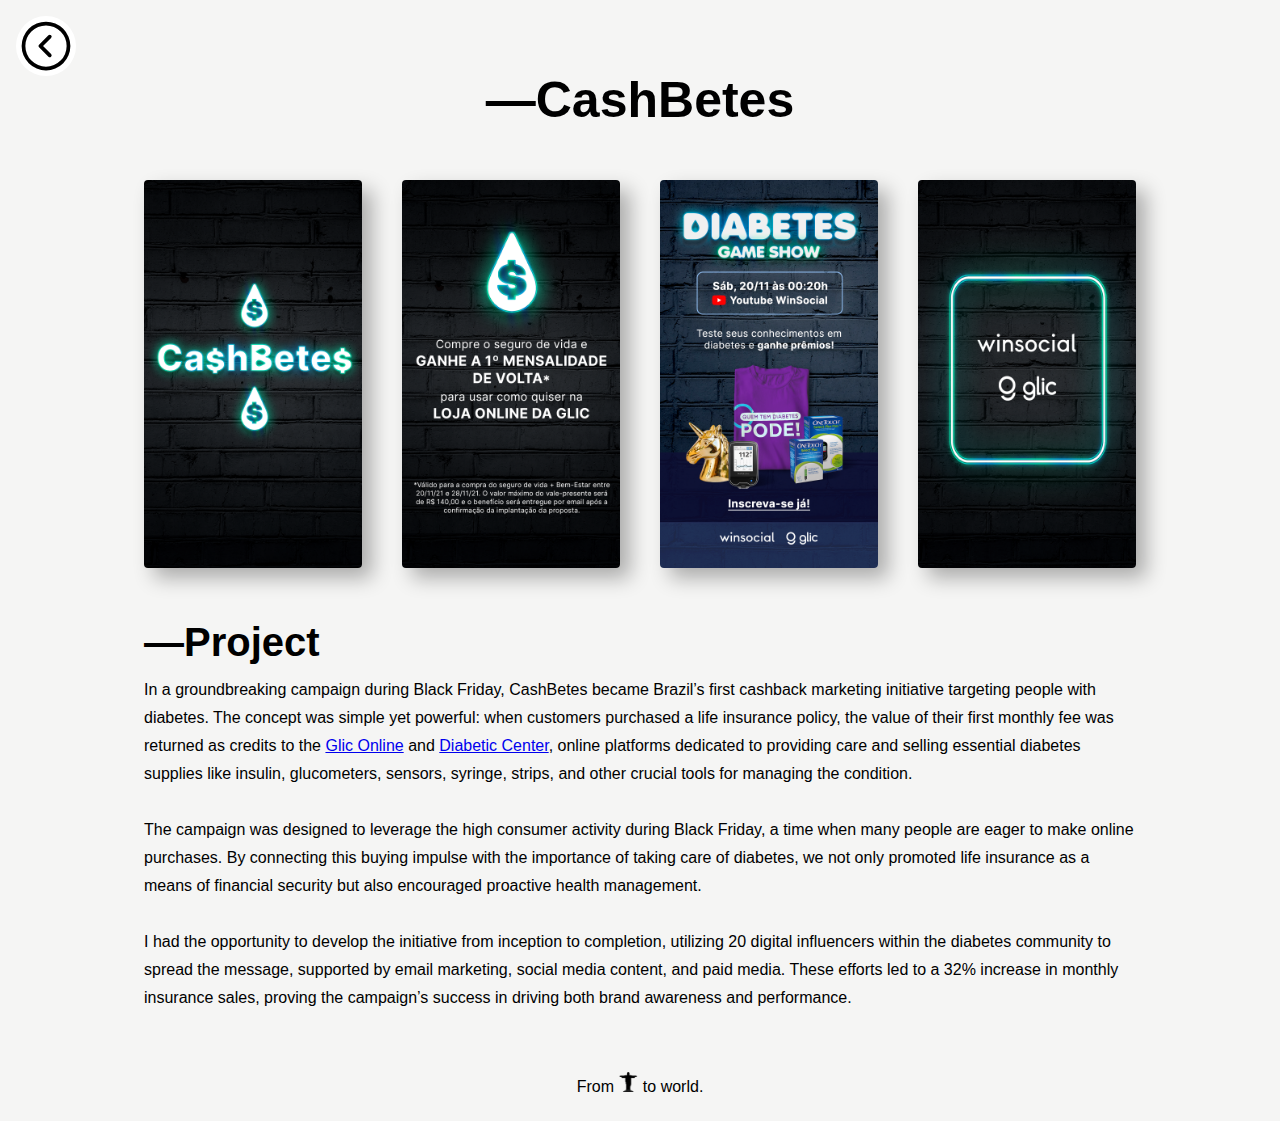
<file: src/pages/cashbetes.html>
<!DOCTYPE html>
<html lang="en">
  <head>
    <meta charset="UTF-8" />
    <meta name="viewport" content="width=device-width, initial-scale=1.0" />
    <title>Brenno Eudes Developer</title>

    <link rel="stylesheet" href="./ptw.css" />
  </head>
  <body>
    <div class="app-subpage">
      <button id="back-btn">
        <a href="../../index.html">
          <img src="../../assets/caret-circle-left.svg" alt="back icon" />
        </a>
      </button>
      <div class="subpage-title">
        <h1>—CashBetes</h1>
      </div>
      <div class="subpage-carrossel">
        <img src="../../assets/images/cashbetes-1.png" alt="cashbetes 1" />
        <img src="../../assets/images/cashbetes-2.png" alt="cashbetes 2" />
        <img src="../../assets/images/cashbetes-4.png" alt="cashbetes 4" />
        <img src="../../assets/images/cashbetes-3.png" alt="cashbetes 3" />
      </div>
      <div class="subpage-content">
        <h2>—Project</h2>
        <p>
          In a groundbreaking campaign during Black Friday, CashBetes became
          Brazil’s first cashback marketing initiative targeting people with
          diabetes. The concept was simple yet powerful: when customers
          purchased a life insurance policy, the value of their first monthly
          fee was returned as credits to the
          <a href="https://gliconline.net/" target="_blank"> Glic Online</a> and
          <a href="https://www.diabetescenter.com.br/" target="_blank">
            Diabetic Center</a
          >, online platforms dedicated to providing care and selling essential
          diabetes supplies like insulin, glucometers, sensors, syringe, strips,
          and other crucial tools for managing the condition. <br /><br />
          The campaign was designed to leverage the high consumer activity
          during Black Friday, a time when many people are eager to make online
          purchases. By connecting this buying impulse with the importance of
          taking care of diabetes, we not only promoted life insurance as a
          means of financial security but also encouraged proactive health
          management.
          <br /><br />
          I had the opportunity to develop the initiative from inception to
          completion, utilizing 20 digital influencers within the diabetes
          community to spread the message, supported by email marketing, social
          media content, and paid media. These efforts led to a 32% increase in
          monthly insurance sales, proving the campaign’s success in driving
          both brand awareness and performance.
        </p>
      </div>
      <footer>
        From
        <img
          src="../../assets/christ-redeemer-icon-light-mode.png"
          alt="christ-redeemer-icon"
        />
        to world.
      </footer>
    </div>
  </body>
</html>
</file>
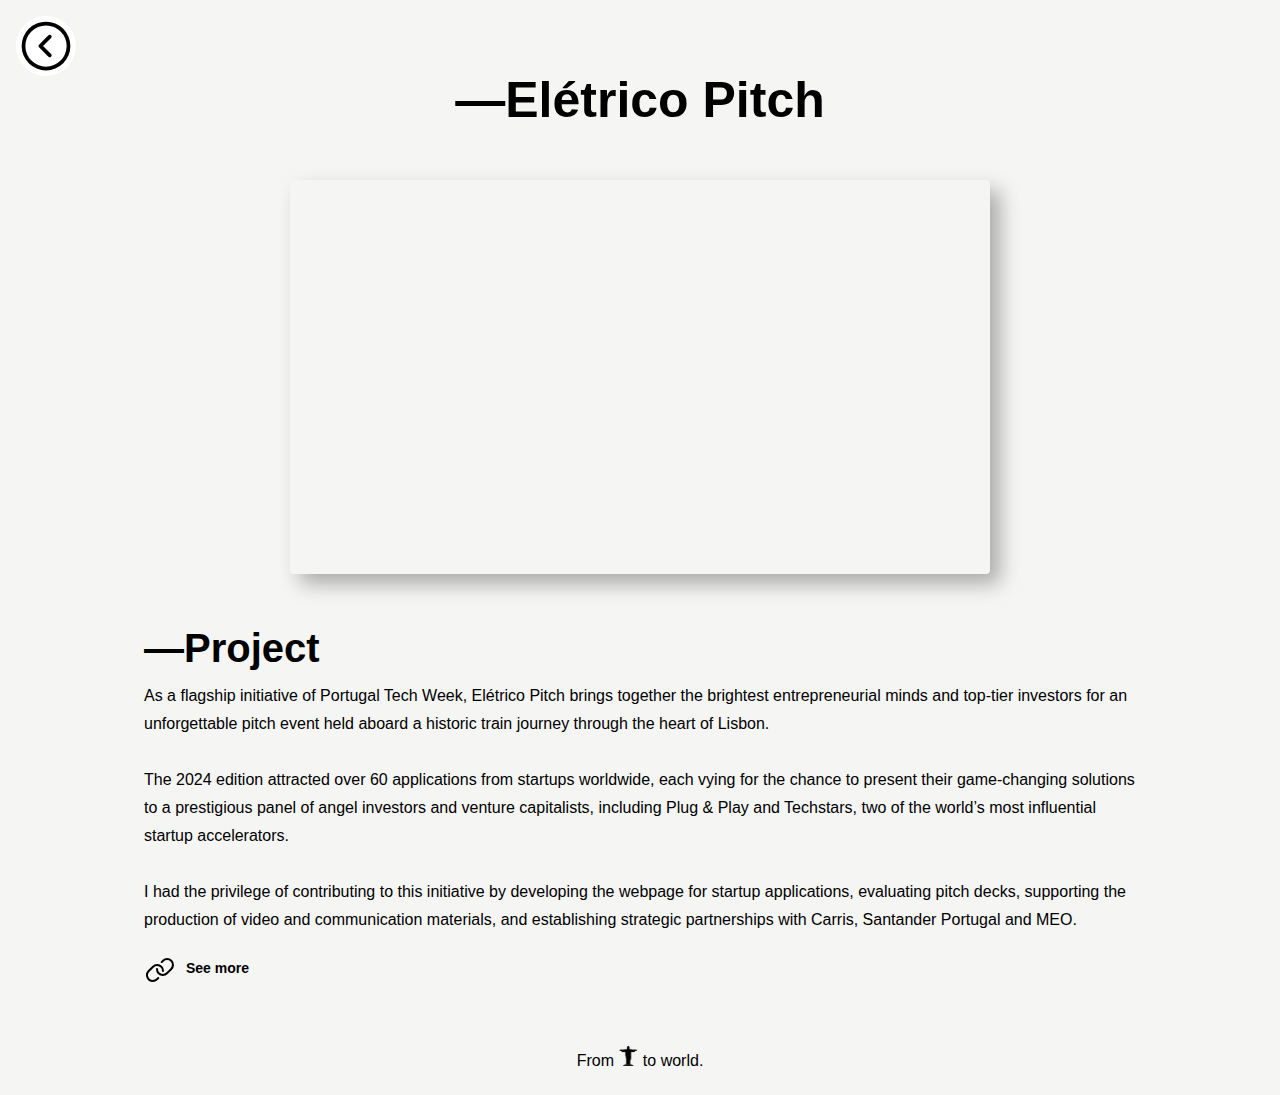
<file: src/pages/eletrico-pitch.html>
<!DOCTYPE html>
<html lang="en">
  <head>
    <meta charset="UTF-8" />
    <meta name="viewport" content="width=device-width, initial-scale=1.0" />
    <title>Brenno Eudes Developer</title>

    <link rel="stylesheet" href="./ptw.css" />
  </head>
  <body>
    <div class="app-subpage">
      <button id="back-btn">
        <a href="../../index.html">
          <img src="../../assets/caret-circle-left.svg" alt="back icon" />
        </a>
      </button>
      <div class="subpage-title">
        <h1>—Elétrico Pitch</h1>
      </div>
      <div class="video-container">
        <iframe
          src="https://www.youtube.com/embed/w8IqDXVs-_o"
          title="Elétrico Pitch 2024"
          frameborder="0"
          allow="accelerometer; autoplay; clipboard-write; encrypted-media; gyroscope; picture-in-picture; web-share"
          allowfullscreen
        >
        </iframe>
      </div>
      <div class="subpage-content">
        <h2>—Project</h2>
        <p>
          As a flagship initiative of Portugal Tech Week, Elétrico Pitch brings
          together the brightest entrepreneurial minds and top-tier investors
          for an unforgettable pitch event held aboard a historic train journey
          through the heart of Lisbon.
          <br /><br />
          The 2024 edition attracted over 60 applications from startups
          worldwide, each vying for the chance to present their game-changing
          solutions to a prestigious panel of angel investors and venture
          capitalists, including Plug & Play and Techstars, two of the world’s
          most influential startup accelerators.
          <br /><br />
          I had the privilege of contributing to this initiative by developing
          the webpage for startup applications, evaluating pitch decks,
          supporting the production of video and communication materials, and
          establishing strategic partnerships with Carris, Santander Portugal and MEO.
        </p>
        <div class="external-site">
          <img src="../../assets/link.svg" alt="link icon" />
          <a
            href="https://portugaltechweek.com/eletrico-pitch/"
            target="_blank"
          >
            <p>See more</p>
          </a>
        </div>
      </div>

      <footer>
        From
        <img
          src="../../assets/christ-redeemer-icon-light-mode.png"
          alt="christ-redeemer-icon"
        />
        to world.
      </footer>
    </div>
  </body>
</html>
</file>
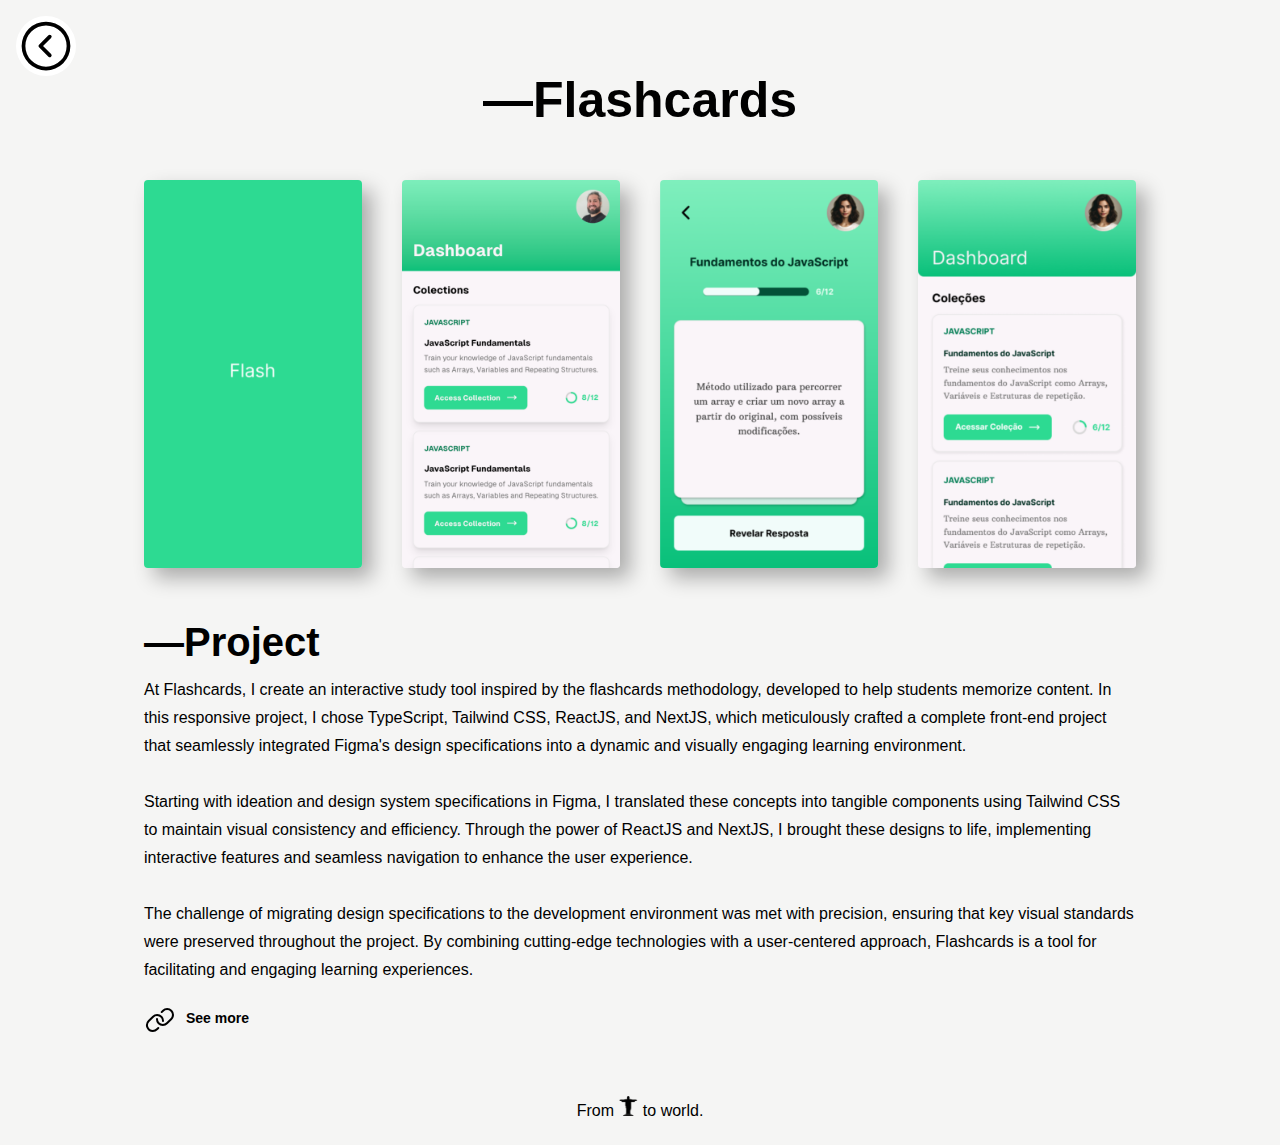
<file: src/pages/flash.html>
<!DOCTYPE html>
<html lang="en">
  <head>
    <meta charset="UTF-8" />
    <meta name="viewport" content="width=device-width, initial-scale=1.0" />
    <title>Brenno Eudes Developer</title>

    <link rel="stylesheet" href="./ptw.css" />
  </head>
  <body>
    <div class="app-subpage">
      <button id="back-btn">
        <a href="../../index.html">
          <img src="../../assets/caret-circle-left.svg" alt="back icon" />
        </a>
      </button>
      <div class="subpage-title">
        <h1>—Flashcards</h1>
      </div>
      <div class="subpage-carrossel">
        <img src="../../assets/images/flash-1.png" alt="Flashcards 1" />
        <img src="../../assets/images/flash-4.png" alt="Flashcards 4" />
        <img src="../../assets/images/flash-3.png" alt="Flashcards 3" />
        <img src="../../assets/images/flash-2.png" alt="Flashcards 2" />
      </div>
      <div class="subpage-content">
        <h2>—Project</h2>
        <p>
          At Flashcards, I create an interactive study tool inspired by the
          flashcards methodology, developed to help students memorize content.
          In this responsive project, I chose TypeScript, Tailwind CSS, ReactJS,
          and NextJS, which meticulously crafted a complete front-end project
          that seamlessly integrated Figma's design specifications into a
          dynamic and visually engaging learning environment.
          <br /><br />
          Starting with ideation and design system specifications in Figma, I
          translated these concepts into tangible components using Tailwind CSS
          to maintain visual consistency and efficiency. Through the power of
          ReactJS and NextJS, I brought these designs to life, implementing
          interactive features and seamless navigation to enhance the user
          experience.
          <br /><br />
          The challenge of migrating design specifications to the development
          environment was met with precision, ensuring that key visual standards
          were preserved throughout the project. By combining cutting-edge
          technologies with a user-centered approach, Flashcards is a tool for
          facilitating and engaging learning experiences.
        </p>
        <div class="external-site">
          <img src="../../assets/link.svg" alt="link icon" />
          <a href="https://github.com/brennoEudes/flash" target="_blank">
            <p>See more</p>
          </a>
        </div>
      </div>

      <footer>
        From
        <img
          src="../../assets/christ-redeemer-icon-light-mode.png"
          alt="christ-redeemer-icon"
        />
        to world.
      </footer>
    </div>
  </body>
</html>
</file>
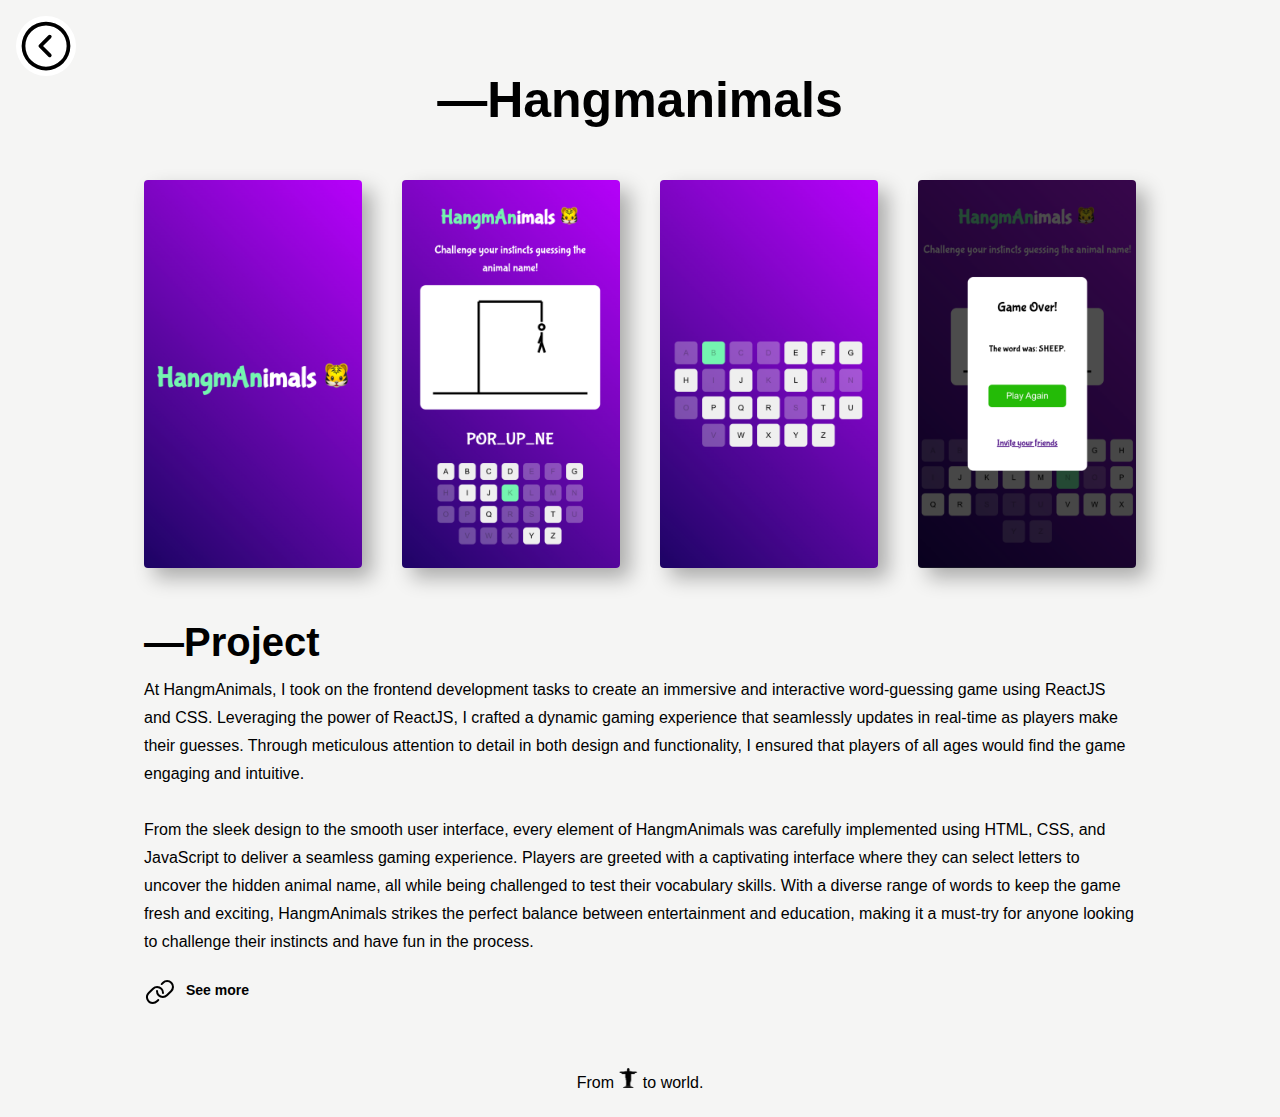
<file: src/pages/hanganimals.html>
<!DOCTYPE html>
<html lang="en">
  <head>
    <meta charset="UTF-8" />
    <meta name="viewport" content="width=device-width, initial-scale=1.0" />
    <title>Brenno Eudes Developer</title>

    <link rel="stylesheet" href="./ptw.css" />
  </head>
  <body>
    <div class="app-subpage">
      <button id="back-btn">
        <a href="../../index.html">
          <img src="../../assets/caret-circle-left.svg" alt="back icon" />
        </a>
      </button>
      <div class="subpage-title">
        <h1>—Hangmanimals</h1>
      </div>
      <div class="subpage-carrossel">
        <img src="../../assets/images/hang-1.png" alt="HangmAnimals 1" />
        <img src="../../assets/images/hang-2.png" alt="HangmAnimals 2" />
        <img src="../../assets/images/hang-3.png" alt="HangmAnimals 3" />
        <img src="../../assets/images/hang-4.png" alt="HangmAnimals 4" />
      </div>
      <div class="subpage-content">
        <h2>—Project</h2>
        <p>
          At HangmAnimals, I took on the frontend development tasks to create an
          immersive and interactive word-guessing game using ReactJS and CSS.
          Leveraging the power of ReactJS, I crafted a dynamic gaming experience
          that seamlessly updates in real-time as players make their guesses.
          Through meticulous attention to detail in both design and
          functionality, I ensured that players of all ages would find the game
          engaging and intuitive.
          <br /><br />
          From the sleek design to the smooth user interface, every element of
          HangmAnimals was carefully implemented using HTML, CSS, and JavaScript
          to deliver a seamless gaming experience. Players are greeted with a
          captivating interface where they can select letters to uncover the
          hidden animal name, all while being challenged to test their
          vocabulary skills. With a diverse range of words to keep the game
          fresh and exciting, HangmAnimals strikes the perfect balance between
          entertainment and education, making it a must-try for anyone looking
          to challenge their instincts and have fun in the process.
        </p>
        <div class="external-site">
          <img src="../../assets/link.svg" alt="link icon" />
          <a href="https://hangmanimals.netlify.app/" target="_blank">
            <p>See more</p>
          </a>
        </div>
      </div>

      <footer>
        From
        <img
          src="../../assets/christ-redeemer-icon-light-mode.png"
          alt="christ-redeemer-icon"
        />
        to world.
      </footer>
    </div>
  </body>
</html>
</file>
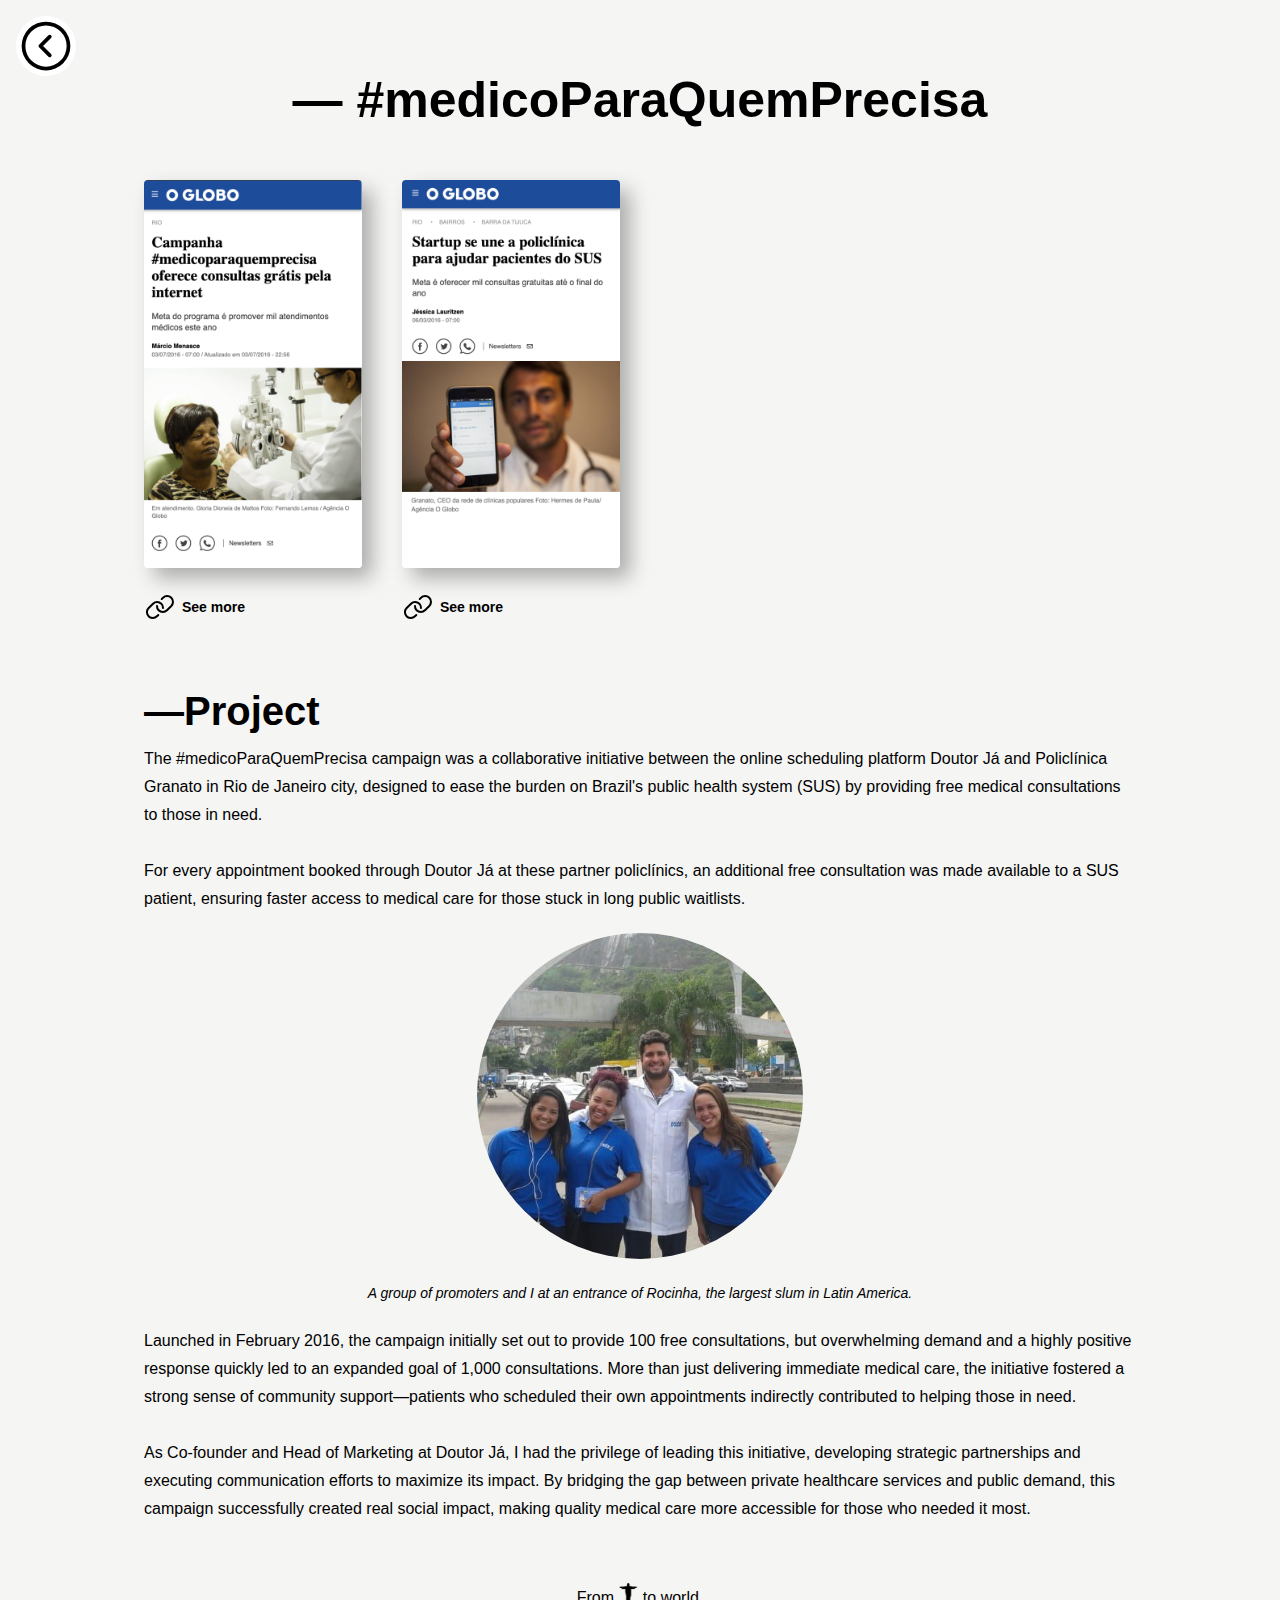
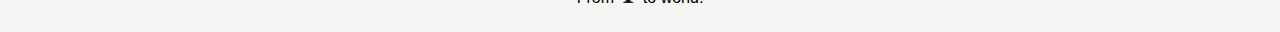
<file: src/pages/medicoparaquemprecisa.html>
<!DOCTYPE html>
<html lang="en">
  <head>
    <meta charset="UTF-8" />
    <meta name="viewport" content="width=device-width, initial-scale=1.0" />
    <title>Brenno Eudes Developer</title>

    <link rel="stylesheet" href="./ptw.css" />
  </head>
  <body>
    <div class="app-subpage">
      <button id="back-btn">
        <a href="../../index.html">
          <img src="../../assets/caret-circle-left.svg" alt="back icon" />
        </a>
      </button>
      <div class="subpage-title">
        <h1 id="medico-campaign-title">— #medicoParaQuemPrecisa</h1>
      </div>
      <div class="subpage-carrossel">
        <div>
          <a
            href="https://oglobo.globo.com/rio/campanha-medicoparaquemprecisa-oferece-consultas-gratis-pela-internet-19635449"
            target="_blank"
          >
            <img
              src="../../assets/images/medico-2.png"
              alt="#medicoParaQuemPrecisa image 2"
            />
          </a>

          <div class="external-site subpage-carrossel-link">
            <img src="../../assets/link.svg" alt="link icon" />
            <a
              href="https://oglobo.globo.com/rio/campanha-medicoparaquemprecisa-oferece-consultas-gratis-pela-internet-19635449"
              target="_blank"
            >
              <p>See more</p>
            </a>
          </div>
        </div>

        <div>
          <a
            href="https://oglobo.globo.com/rio/bairros/startup-se-une-policlinica-para-ajudar-pacientes-do-sus-18808707"
            target="_blank"
          >
            <img
              src="../../assets/images/medico-1.png"
              alt="#medicoParaQuemPrecisa image 1"
            />
          </a>

          <div class="external-site subpage-carrossel-link">
            <img src="../../assets/link.svg" alt="link icon" />
            <a
              href="https://oglobo.globo.com/rio/bairros/startup-se-une-policlinica-para-ajudar-pacientes-do-sus-18808707"
              target="_blank"
            >
              <p>See more</p>
            </a>
          </div>
        </div>
      </div>
      <div class="subpage-content">
        <h2>—Project</h2>
        <p>
          The #medicoParaQuemPrecisa campaign was a collaborative initiative
          between the online scheduling platform Doutor Já and Policlínica
          Granato in Rio de Janeiro city, designed to ease the burden on
          Brazil's public health system (SUS) by providing free medical
          consultations to those in need.
          <br /><br />
          For every appointment booked through Doutor Já at these partner
          policlínics, an additional free consultation was made available to a
          SUS patient, ensuring faster access to medical care for those stuck in
          long public waitlists.
        </p>

        <div class="subpage-content-img">
          <img
            id="text-img"
            src="../../assets/images/medico-rocinha-slum.jpeg"
            alt="Medico campaign Rocinha slum"
          />
          <span
            >A group of promoters and I at an entrance of Rocinha, the largest
            slum in Latin America.
          </span>
        </div>
        <p>
          Launched in February 2016, the campaign initially set out to provide
          100 free consultations, but overwhelming demand and a highly positive
          response quickly led to an expanded goal of 1,000 consultations. More
          than just delivering immediate medical care, the initiative fostered a
          strong sense of community support—patients who scheduled their own
          appointments indirectly contributed to helping those in need.
          <br /><br />
          As Co-founder and Head of Marketing at Doutor Já, I had the privilege
          of leading this initiative, developing strategic partnerships and
          executing communication efforts to maximize its impact. By bridging
          the gap between private healthcare services and public demand, this
          campaign successfully created real social impact, making quality
          medical care more accessible for those who needed it most.
        </p>
      </div>

      <footer>
        From
        <img
          src="../../assets/christ-redeemer-icon-light-mode.png"
          alt="christ-redeemer-icon"
        />
        to world.
      </footer>
    </div>
  </body>
</html>
</file>
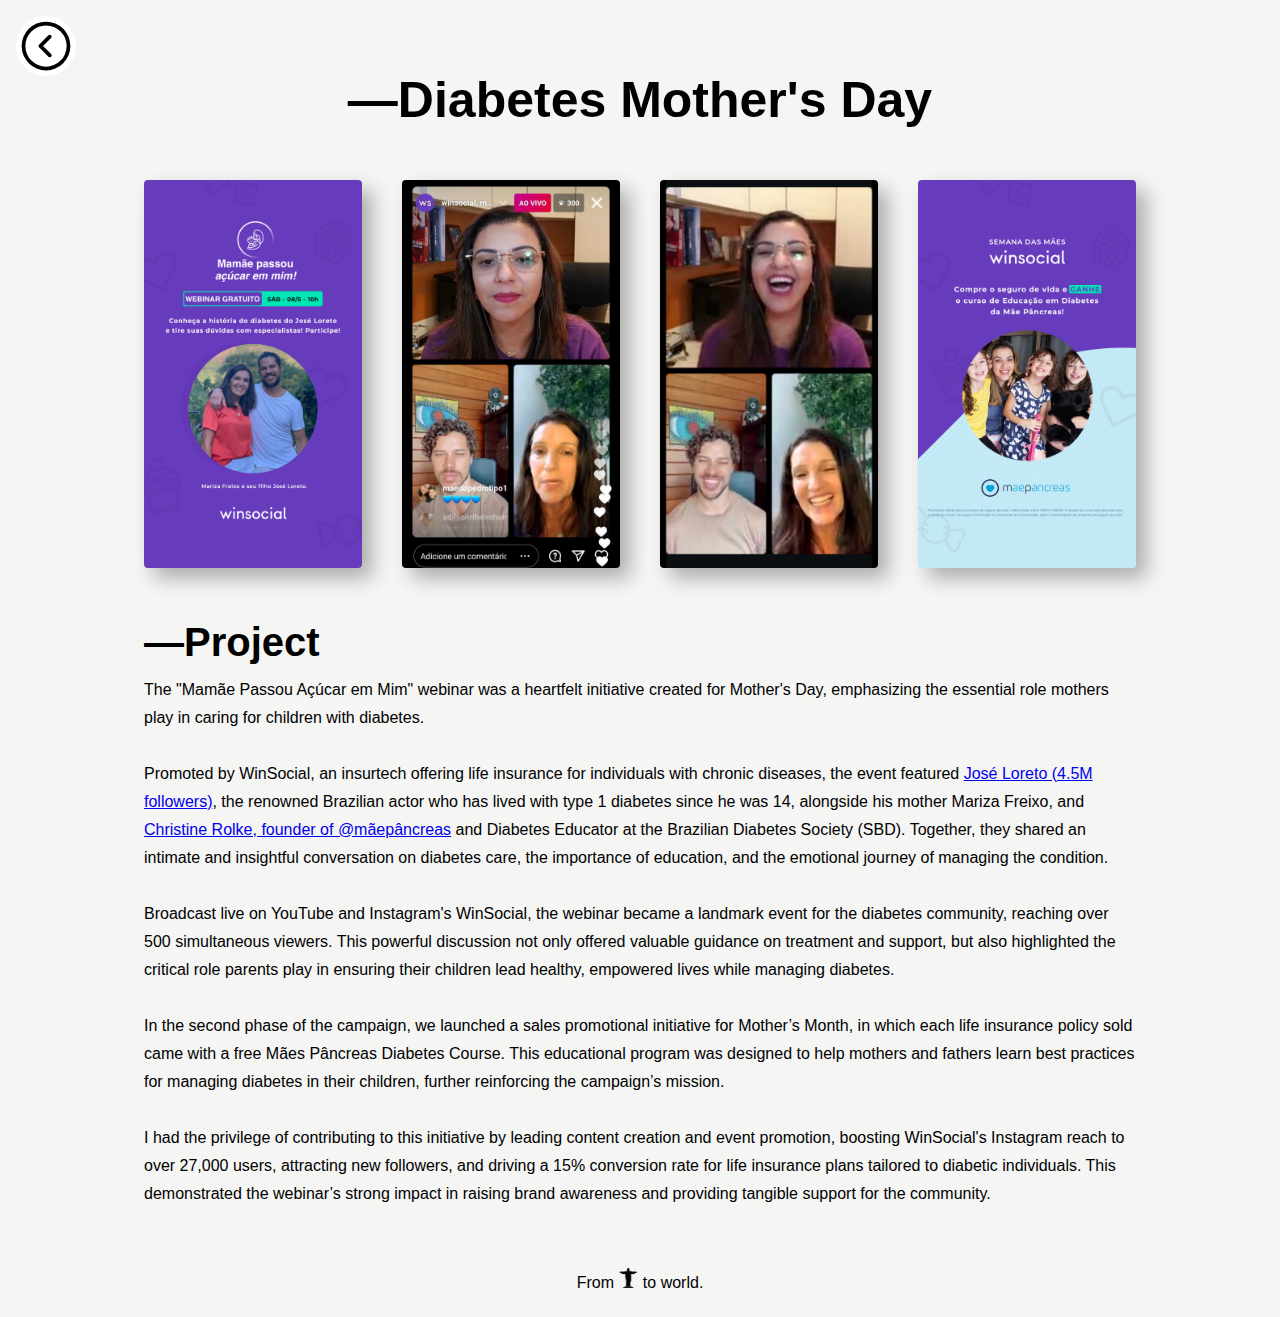
<file: src/pages/mothersDay.html>
<!DOCTYPE html>
<html lang="en">
  <head>
    <meta charset="UTF-8" />
    <meta name="viewport" content="width=device-width, initial-scale=1.0" />
    <title>Brenno Eudes Developer</title>

    <link rel="stylesheet" href="./ptw.css" />
  </head>
  <body>
    <div class="app-subpage">
      <button id="back-btn">
        <a href="../../index.html">
          <img src="../../assets/caret-circle-left.svg" alt="back icon" />
        </a>
      </button>
      <div class="subpage-title">
        <h1>—Diabetes Mother's Day</h1>
      </div>
      <div class="subpage-carrossel">
        <img src="../../assets/images/maes-ws-1.jpg" alt="Mothers Day 1" />
        <img src="../../assets/images/maes-ws-2.png" alt="Mothers Day 2" />
        <img src="../../assets/images/maes-ws-3.png" alt="Mothers Day 3" />
        <img src="../../assets/images/maes-ws-4.jpg" alt="Mothers Day 4" />
      </div>
      <div class="subpage-content">
        <h2>—Project</h2>
        <p>
          The "Mamãe Passou Açúcar em Mim" webinar was a heartfelt initiative
          created for Mother's Day, emphasizing the essential role mothers play
          in caring for children with diabetes.
          <br /><br />
          Promoted by WinSocial, an insurtech offering life insurance for
          individuals with chronic diseases, the event featured
          <a
            href="https://www.instagram.com/joseloreto/?hl=pt-br"
            target="_blank"
            >José Loreto (4.5M followers)</a
          >, the renowned Brazilian actor who has lived with type 1 diabetes
          since he was 14, alongside his mother Mariza Freixo, and
          <a href="https://www.instagram.com/maepancreas/" target="_blank"
            >Christine Rolke, founder of @mãepâncreas</a
          >
          and Diabetes Educator at the Brazilian Diabetes Society (SBD).
          Together, they shared an intimate and insightful conversation on
          diabetes care, the importance of education, and the emotional journey
          of managing the condition.
          <br /><br />
          Broadcast live on YouTube and Instagram's WinSocial, the webinar
          became a landmark event for the diabetes community, reaching over 500
          simultaneous viewers. This powerful discussion not only offered
          valuable guidance on treatment and support, but also highlighted the
          critical role parents play in ensuring their children lead healthy,
          empowered lives while managing diabetes.
          <br /><br />
          In the second phase of the campaign, we launched a sales promotional
          initiative for Mother’s Month, in which each life insurance policy sold
          came with a free Mães Pâncreas Diabetes Course. This educational
          program was designed to help mothers and fathers learn best practices
          for managing diabetes in their children, further reinforcing the
          campaign’s mission.
          <br /><br />
          I had the privilege of contributing to this initiative by leading
          content creation and event promotion, boosting WinSocial's Instagram
          reach to over 27,000 users, attracting new followers, and driving a
          15% conversion rate for life insurance plans tailored to diabetic
          individuals. This demonstrated the webinar’s strong impact in raising
          brand awareness and providing tangible support for the community.
        </p>
      </div>
      <footer>
        From
        <img
          src="../../assets/christ-redeemer-icon-light-mode.png"
          alt="christ-redeemer-icon"
        />
        to world.
      </footer>
    </div>
  </body>
</html>
</file>
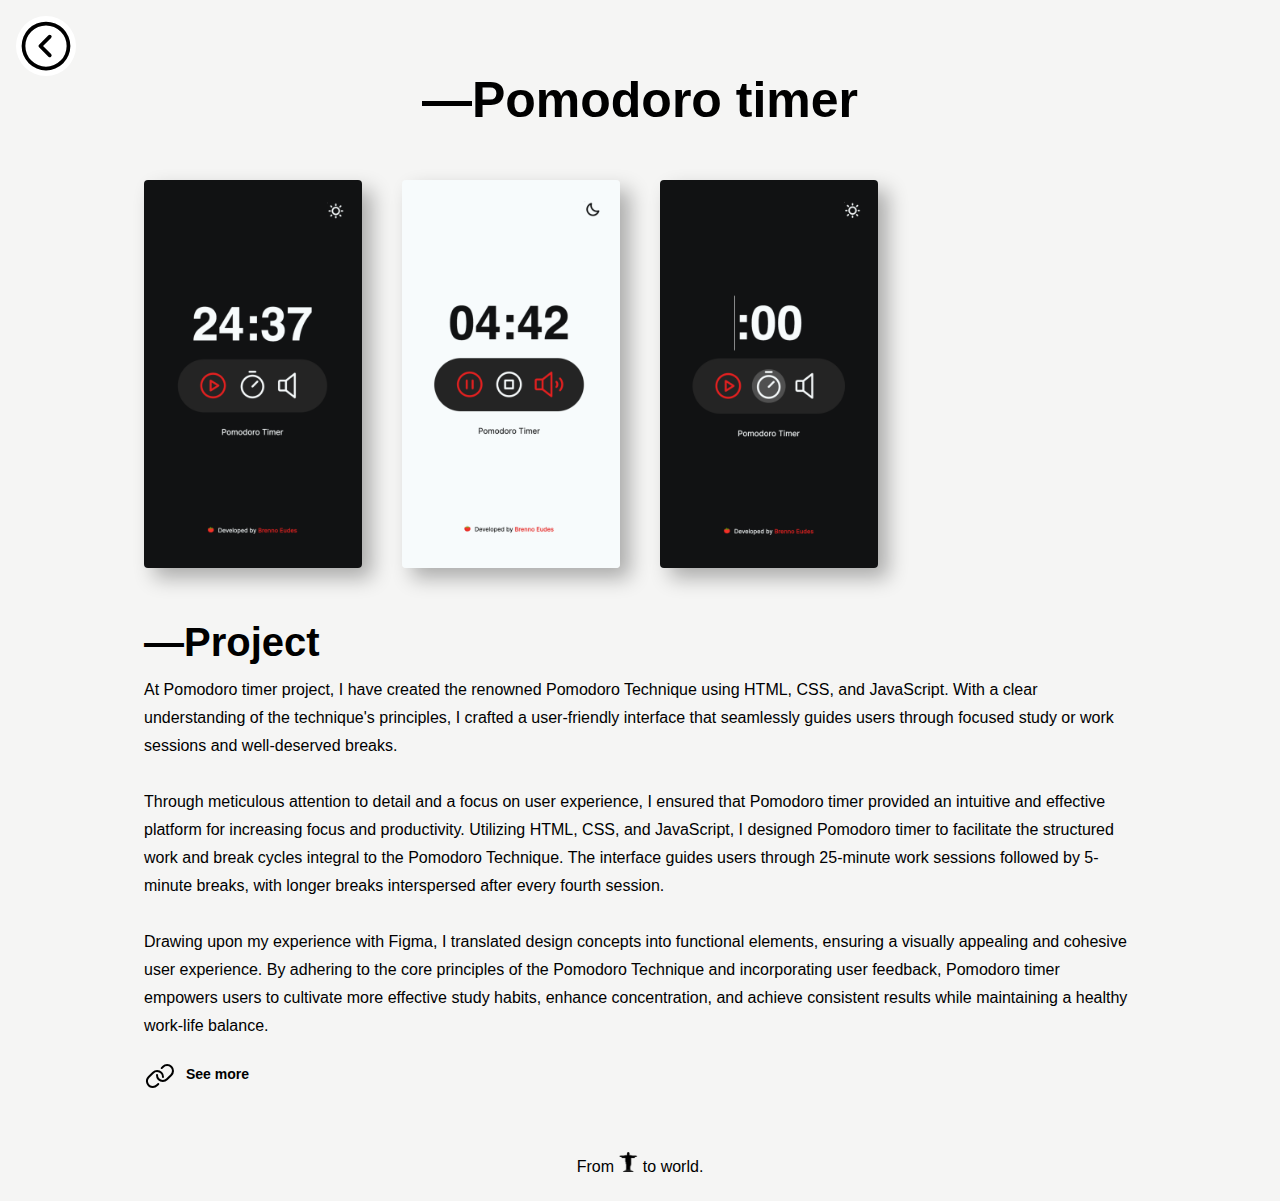
<file: src/pages/pomodoro.html>
<!DOCTYPE html>
<html lang="en">
  <head>
    <meta charset="UTF-8" />
    <meta name="viewport" content="width=device-width, initial-scale=1.0" />
    <title>Brenno Eudes Developer</title>

    <link rel="stylesheet" href="./ptw.css" />
  </head>
  <body>
    <div class="app-subpage">
      <button id="back-btn">
        <a href="../../index.html">
          <img src="../../assets/caret-circle-left.svg" alt="back icon" />
        </a>
      </button>
      <div class="subpage-title">
        <h1>—Pomodoro timer</h1>
      </div>
      <div class="subpage-carrossel">
        <img src="../../assets/images/pomodoro-1.png" alt="Pomodoro 1" />
        <img src="../../assets/images/pomodoro-2.png" alt="Pomodoro 2" />
        <img src="../../assets/images/pomodoro-3.png" alt="Pomodoro 3" />
      </div>
      <div class="subpage-content">
        <h2>—Project</h2>
        <p>
          At Pomodoro timer project, I have created the renowned Pomodoro
          Technique using HTML, CSS, and JavaScript. With a clear understanding
          of the technique's principles, I crafted a user-friendly interface
          that seamlessly guides users through focused study or work sessions
          and well-deserved breaks.
          <br /><br />
          Through meticulous attention to detail and a focus on user experience,
          I ensured that Pomodoro timer provided an intuitive and effective
          platform for increasing focus and productivity. Utilizing HTML, CSS,
          and JavaScript, I designed Pomodoro timer to facilitate the structured
          work and break cycles integral to the Pomodoro Technique. The
          interface guides users through 25-minute work sessions followed by
          5-minute breaks, with longer breaks interspersed after every fourth
          session. 
          <br><br>
          Drawing upon my experience with Figma, I translated design
          concepts into functional elements, ensuring a visually appealing and
          cohesive user experience. By adhering to the core principles of the
          Pomodoro Technique and incorporating user feedback, Pomodoro timer
          empowers users to cultivate more effective study habits, enhance
          concentration, and achieve consistent results while maintaining a
          healthy work-life balance.
        </p>
        <div class="external-site">
          <img src="../../assets/link.svg" alt="link icon" />
          <a href="https://brennoeudes.github.io/pomodoro-timer/" target="_blank">
            <p>See more</p>
          </a>
        </div>
      </div>

      <footer>
        From
        <img
          src="../../assets/christ-redeemer-icon-light-mode.png"
          alt="christ-redeemer-icon"
        />
        to world.
      </footer>
    </div>
  </body>
</html>
</file>
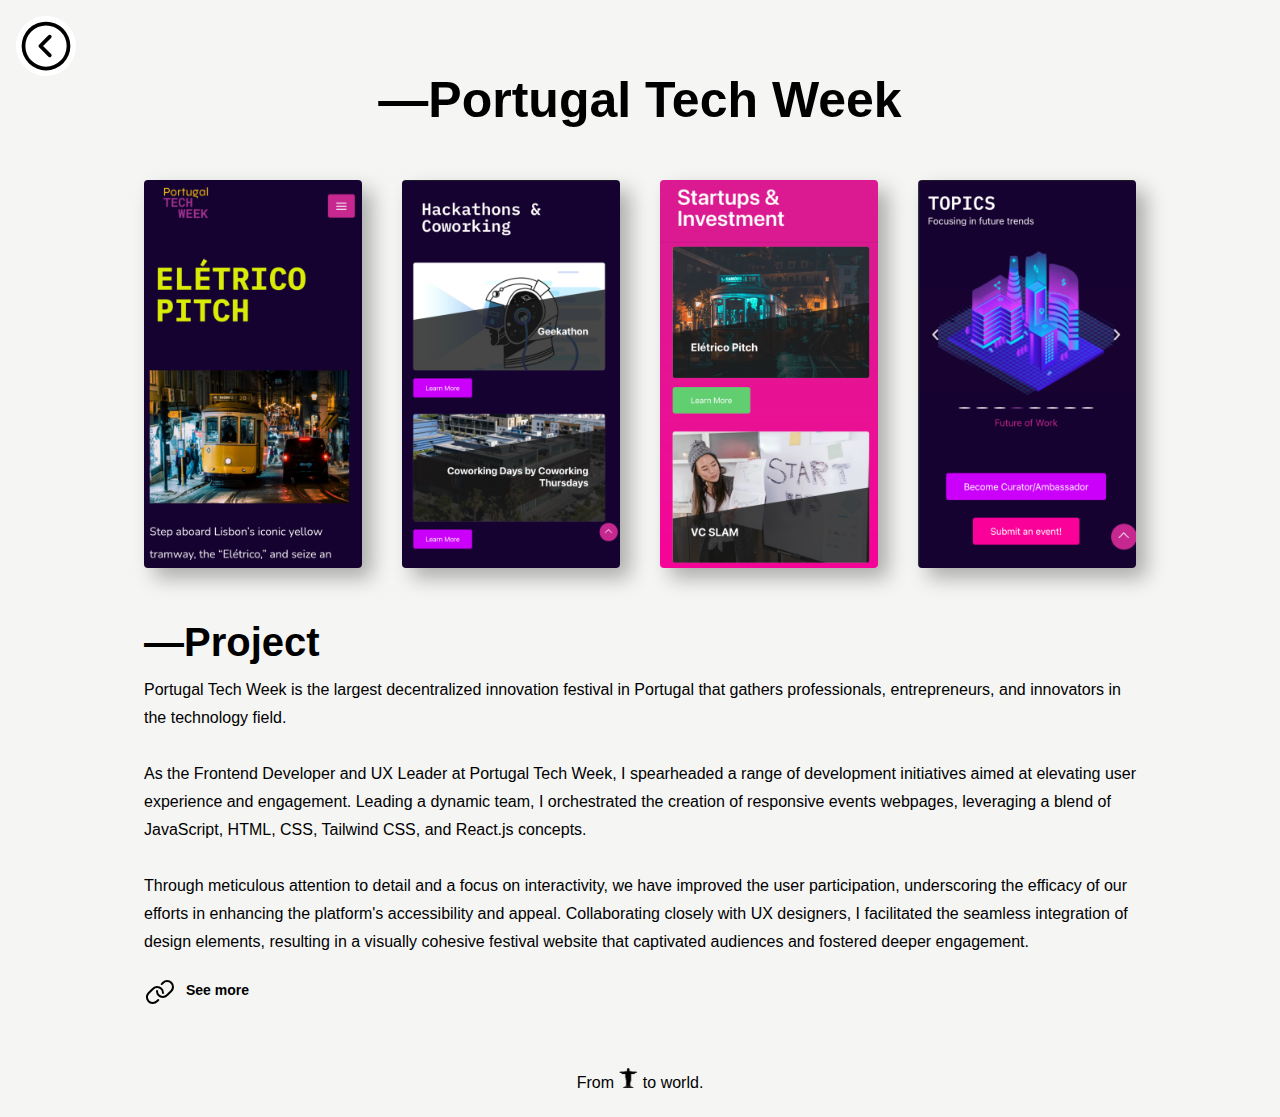
<file: src/pages/ptw.html>
<!DOCTYPE html>
<html lang="en">
  <head>
    <meta charset="UTF-8" />
    <meta name="viewport" content="width=device-width, initial-scale=1.0" />
    <title>Brenno Eudes Developer</title>

    <link rel="stylesheet" href="./ptw.css" />
  </head>
  <body>
    <div class="app-subpage">
      <button id="back-btn">
        <a href="../../index.html">
          <img src="../../assets/caret-circle-left.svg" alt="back icon" />
        </a>
      </button>
      <div class="subpage-title">
        <h1>—Portugal Tech Week</h1>
      </div>
      <div class="subpage-carrossel">
        <img src="../../assets/images/4.png" alt="Portugal Tech Week 1" />
        <img src="../../assets/images/5.png" alt="Portugal Tech Week 2" />
        <img src="../../assets/images/6.png" alt="Portugal Tech Week 3" />
        <img src="../../assets/images/3.png" alt="Portugal Tech Week 4" />
      </div>
      <div class="subpage-content">
        <h2>—Project</h2>
        <p>
          Portugal Tech Week is the largest decentralized innovation festival in
          Portugal that gathers professionals, entrepreneurs, and innovators in
          the technology field.
          <br /><br />
          As the Frontend Developer and UX Leader at Portugal Tech Week, I
          spearheaded a range of development initiatives aimed at elevating user
          experience and engagement. Leading a dynamic team, I orchestrated the
          creation of responsive events webpages, leveraging a blend of
          JavaScript, HTML, CSS, Tailwind CSS, and React.js concepts.
          <br /><br />
          Through meticulous attention to detail and a focus on interactivity,
          we have improved the user participation, underscoring the efficacy of our efforts in enhancing the platform's
          accessibility and appeal. Collaborating closely with UX designers, I facilitated the seamless
          integration of design elements, resulting in a visually cohesive
          festival website that captivated audiences and fostered deeper
          engagement.
        </p>
        <div class="external-site">
          <img src="../../assets/link.svg" alt="link icon" />
          <a href="https://portugaltechweek.com/" target="_blank">
            <p>See more</p>
          </a>
        </div>
      </div>

      <footer>
        From
        <img
          src="../../assets/christ-redeemer-icon-light-mode.png"
          alt="christ-redeemer-icon"
        />
        to world.
      </footer>
    </div>
  </body>
</html>
</file>
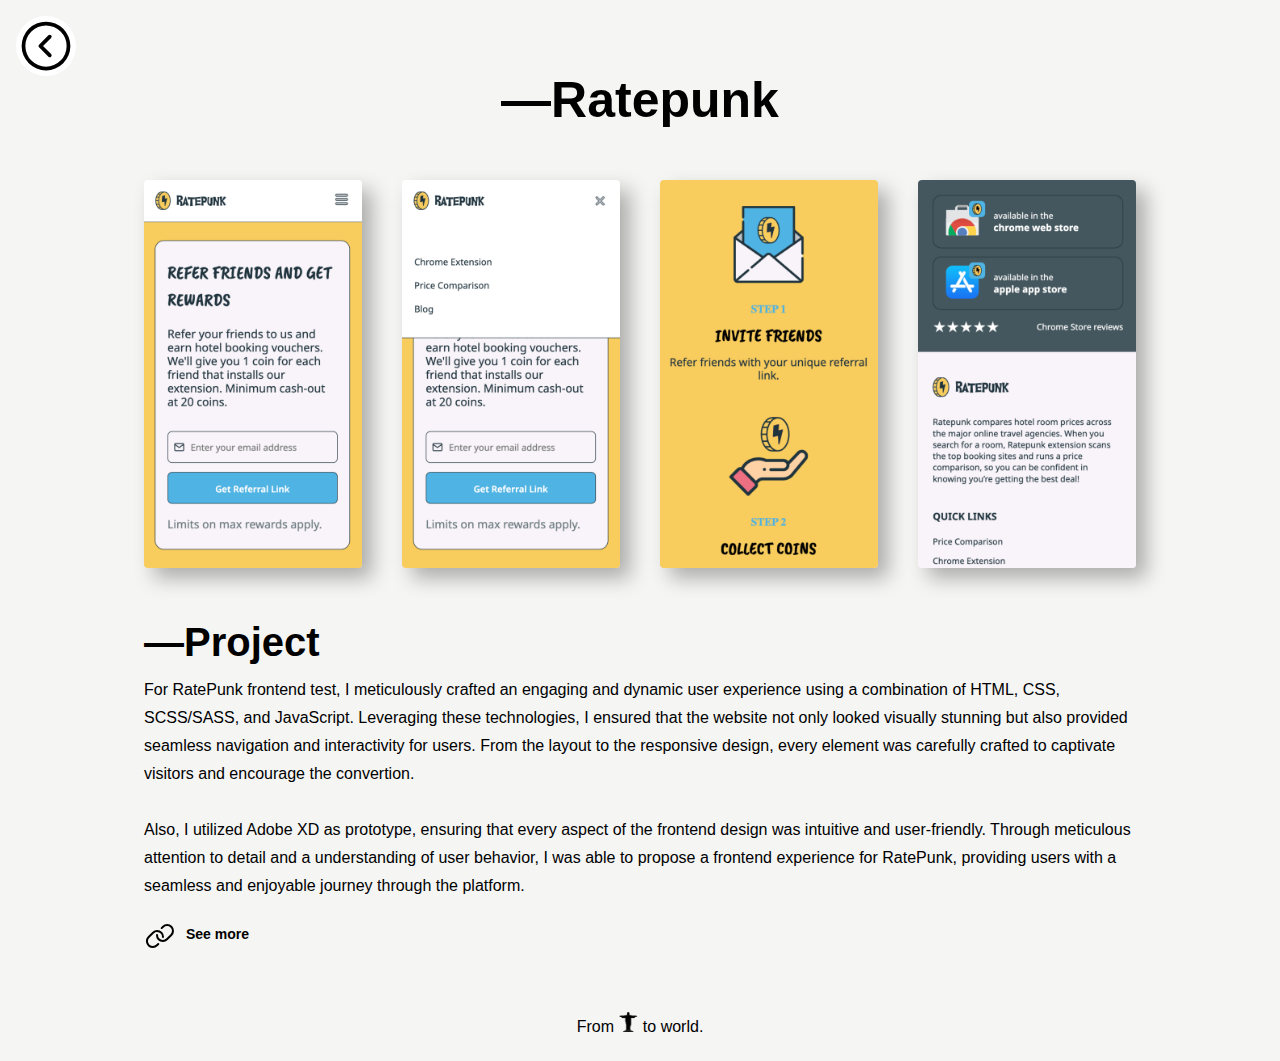
<file: src/pages/ratepunk.html>
<!DOCTYPE html>
<html lang="en">
  <head>
    <meta charset="UTF-8" />
    <meta name="viewport" content="width=device-width, initial-scale=1.0" />
    <title>Brenno Eudes Developer</title>

    <link rel="stylesheet" href="./ptw.css" />
  </head>
  <body>
    <div class="app-subpage">
      <button id="back-btn">
        <a href="../../index.html">
          <img src="../../assets/caret-circle-left.svg" alt="back icon" />
        </a>
      </button>
      <div class="subpage-title">
        <h1>—Ratepunk</h1>
      </div>
      <div class="subpage-carrossel">
        <img src="../../assets/images/ratepunk-1.png" alt="Ratepunk 1" />
        <img src="../../assets/images/ratepunk-2.png" alt="Ratepunk 2" />
        <img src="../../assets/images/ratepunk-3.png" alt="Ratepunk 3" />
        <img src="../../assets/images/ratepunk-4.png" alt="Ratepunk 4" />
      </div>
      <div class="subpage-content">
        <h2>—Project</h2>
        <p>
          For RatePunk frontend test, I meticulously crafted an engaging and
          dynamic user experience using a combination of HTML, CSS, SCSS/SASS,
          and JavaScript. Leveraging these technologies, I ensured that the
          website not only looked visually stunning but also provided seamless
          navigation and interactivity for users. From the layout to the
          responsive design, every element was carefully crafted to captivate
          visitors and encourage the convertion.
          <br /><br />
          Also, I utilized Adobe XD as prototype, ensuring that every aspect of
          the frontend design was intuitive and user-friendly. Through
          meticulous attention to detail and a understanding of user behavior, I
          was able to propose a frontend experience for RatePunk, providing
          users with a seamless and enjoyable journey through the platform.
        </p>
        <div class="external-site">
          <img src="../../assets/link.svg" alt="link icon" />
          <a href="https://brennoeudes.github.io/ratepunk/" target="_blank">
            <p>See more</p>
          </a>
        </div>
      </div>

      <footer>
        From
        <img
          src="../../assets/christ-redeemer-icon-light-mode.png"
          alt="christ-redeemer-icon"
        />
        to world.
      </footer>
    </div>
  </body>
</html>
</file>
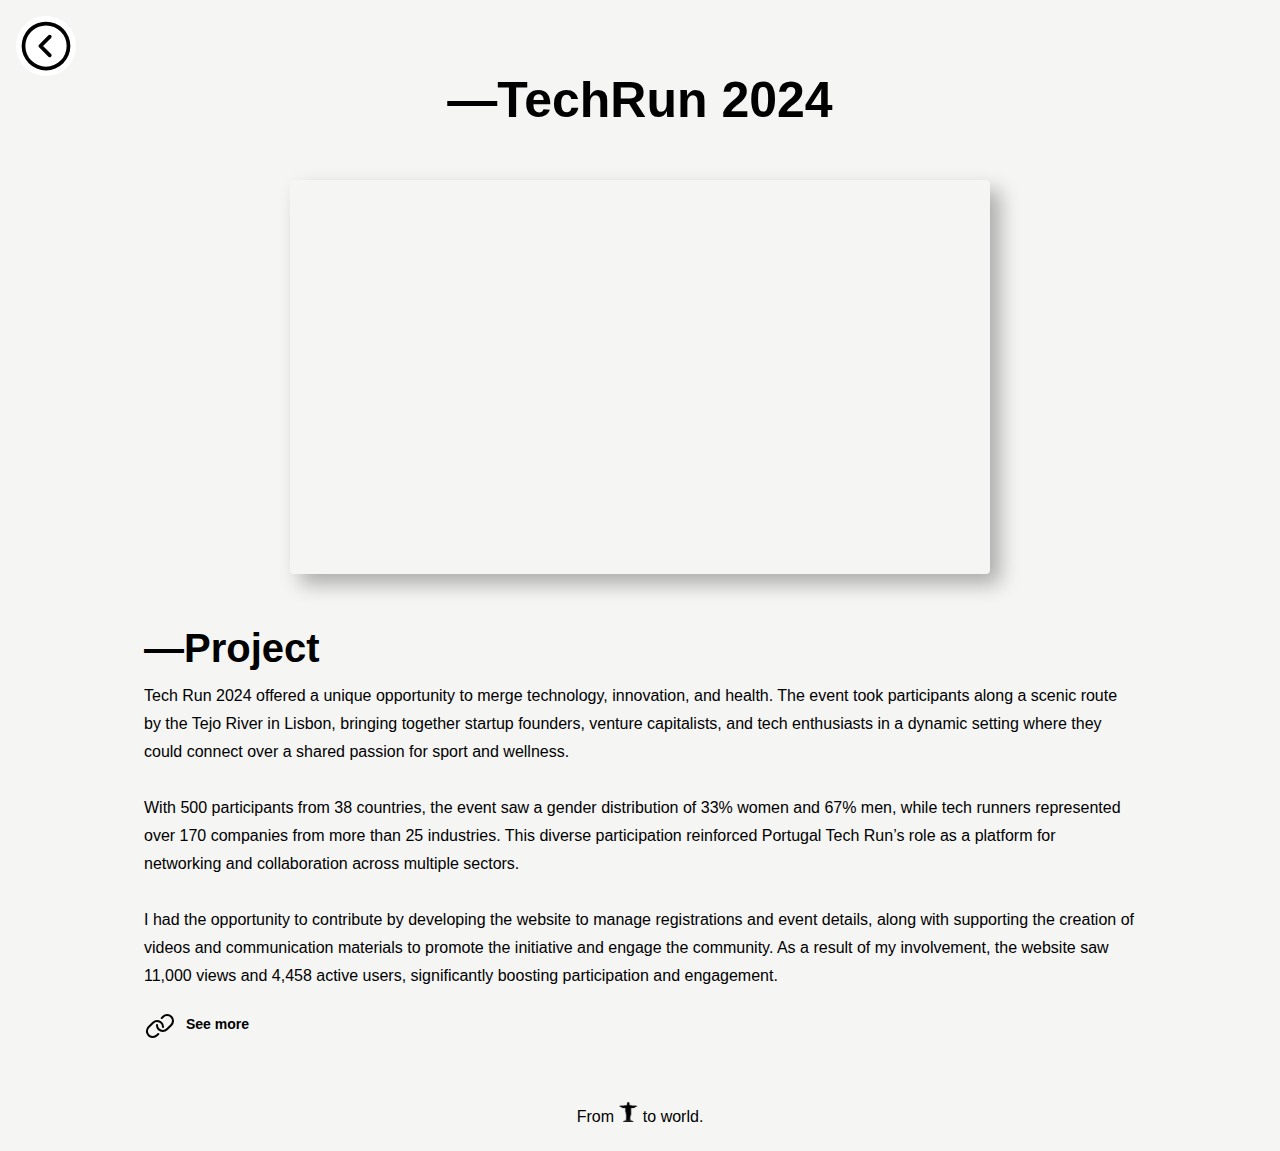
<file: src/pages/techrun.html>
<!DOCTYPE html>
<html lang="en">
  <head>
    <meta charset="UTF-8" />
    <meta name="viewport" content="width=device-width, initial-scale=1.0" />
    <title>Brenno Eudes Developer</title>

    <link rel="stylesheet" href="./ptw.css" />
  </head>
  <body>
    <div class="app-subpage">
      <button id="back-btn">
        <a href="../../index.html">
          <img src="../../assets/caret-circle-left.svg" alt="back icon" />
        </a>
      </button>
      <div class="subpage-title">
        <h1>—TechRun 2024</h1>
      </div>
      <div class="video-container">
        <iframe
          src="https://player.vimeo.com/video/1034592409"
          title="Tech Run 2024"
          frameborder="0"
          allow="accelerometer; autoplay; clipboard-write; encrypted-media; gyroscope; picture-in-picture; web-share"
          allowfullscreen
        >
        </iframe>
      </div>
      <div class="subpage-content">
        <h2>—Project</h2>
        <p>
          Tech Run 2024 offered a unique opportunity to merge technology,
          innovation, and health. The event took participants along a scenic
          route by the Tejo River in Lisbon, bringing together startup founders,
          venture capitalists, and tech enthusiasts in a dynamic setting where
          they could connect over a shared passion for sport and wellness.
          <br /><br />
          With 500 participants from 38 countries, the event saw a gender
          distribution of 33% women and 67% men, while tech runners represented
          over 170 companies from more than 25 industries. This diverse
          participation reinforced Portugal Tech Run’s role as a platform for
          networking and collaboration across multiple sectors.
          <br /><br />
          I had the opportunity to contribute by developing the website to
          manage registrations and event details, along with supporting the
          creation of videos and communication materials to promote the
          initiative and engage the community. As a result of my involvement,
          the website saw 11,000 views and 4,458 active users, significantly
          boosting participation and engagement.
        </p>
        <div class="external-site">
          <img src="../../assets/link.svg" alt="link icon" />
          <a href="https://portugaltechweek.com/tech-run-2024/" target="_blank">
            <p>See more</p>
          </a>
        </div>
      </div>

      <footer>
        From
        <img
          src="../../assets/christ-redeemer-icon-light-mode.png"
          alt="christ-redeemer-icon"
        />
        to world.
      </footer>
    </div>
  </body>
</html>
</file>
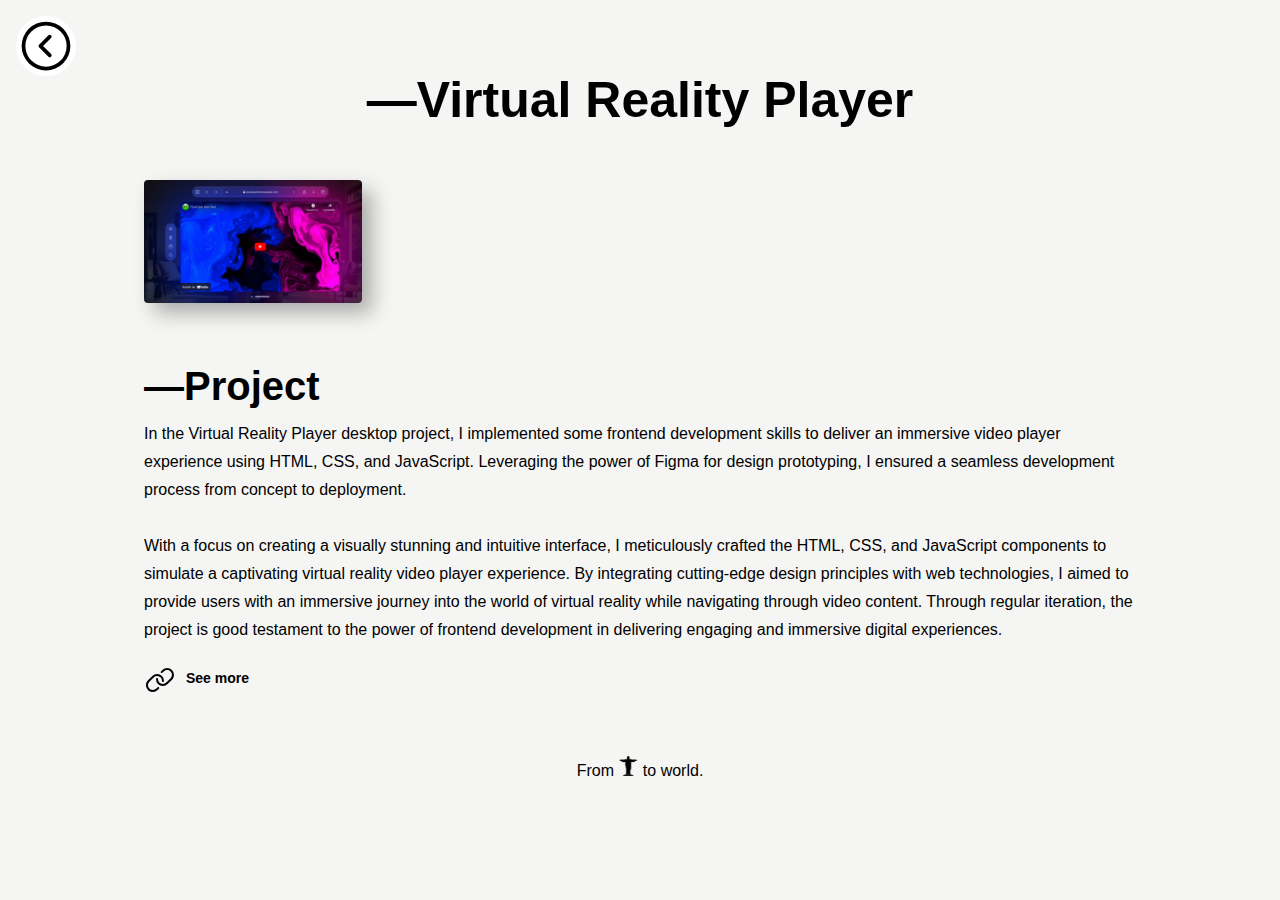
<file: src/pages/vr-player.html>
<!DOCTYPE html>
<html lang="en">
  <head>
    <meta charset="UTF-8" />
    <meta name="viewport" content="width=device-width, initial-scale=1.0" />
    <title>Brenno Eudes Developer</title>

    <link rel="stylesheet" href="./ptw.css" />
  </head>
  <body>
    <div class="app-subpage">
      <button id="back-btn">
        <a href="../../index.html">
          <img src="../../assets/caret-circle-left.svg" alt="back icon" />
        </a>
      </button>
      <div class="subpage-title">
        <h1>—Virtual Reality Player</h1>
      </div>
      <div class="subpage-carrossel">
        <a href="https://brennoeudes.github.io/vr-player/" target="_blank">
          <img
            src="../../assets/images/vr-1.png"
            alt="Virtual reality player 1"
          />
        </a>
      </div>
      <div class="subpage-content">
        <h2>—Project</h2>
        <p>
          In the Virtual Reality Player desktop project, I implemented some frontend development
          skills to deliver an immersive video player experience using HTML,
          CSS, and JavaScript. Leveraging the power of Figma for design
          prototyping, I ensured a seamless development process from concept to
          deployment.
          <br /><br />
          With a focus on creating a visually stunning and intuitive interface,
          I meticulously crafted the HTML, CSS, and JavaScript components to
          simulate a captivating virtual reality video player experience. By
          integrating cutting-edge design principles with web technologies, I
          aimed to provide users with an immersive journey into the world of
          virtual reality while navigating through video content. Through
          regular iteration, the project is good testament to the power of
          frontend development in delivering engaging and immersive digital
          experiences.
        </p>
        <div class="external-site">
          <img src="../../assets/link.svg" alt="link icon" />
          <a href="https://brennoeudes.github.io/vr-player/" target="_blank">
            <p>See more</p>
          </a>
        </div>
      </div>

      <footer>
        From
        <img
          src="../../assets/christ-redeemer-icon-light-mode.png"
          alt="christ-redeemer-icon"
        />
        to world.
      </footer>
    </div>
  </body>
</html>
</file>
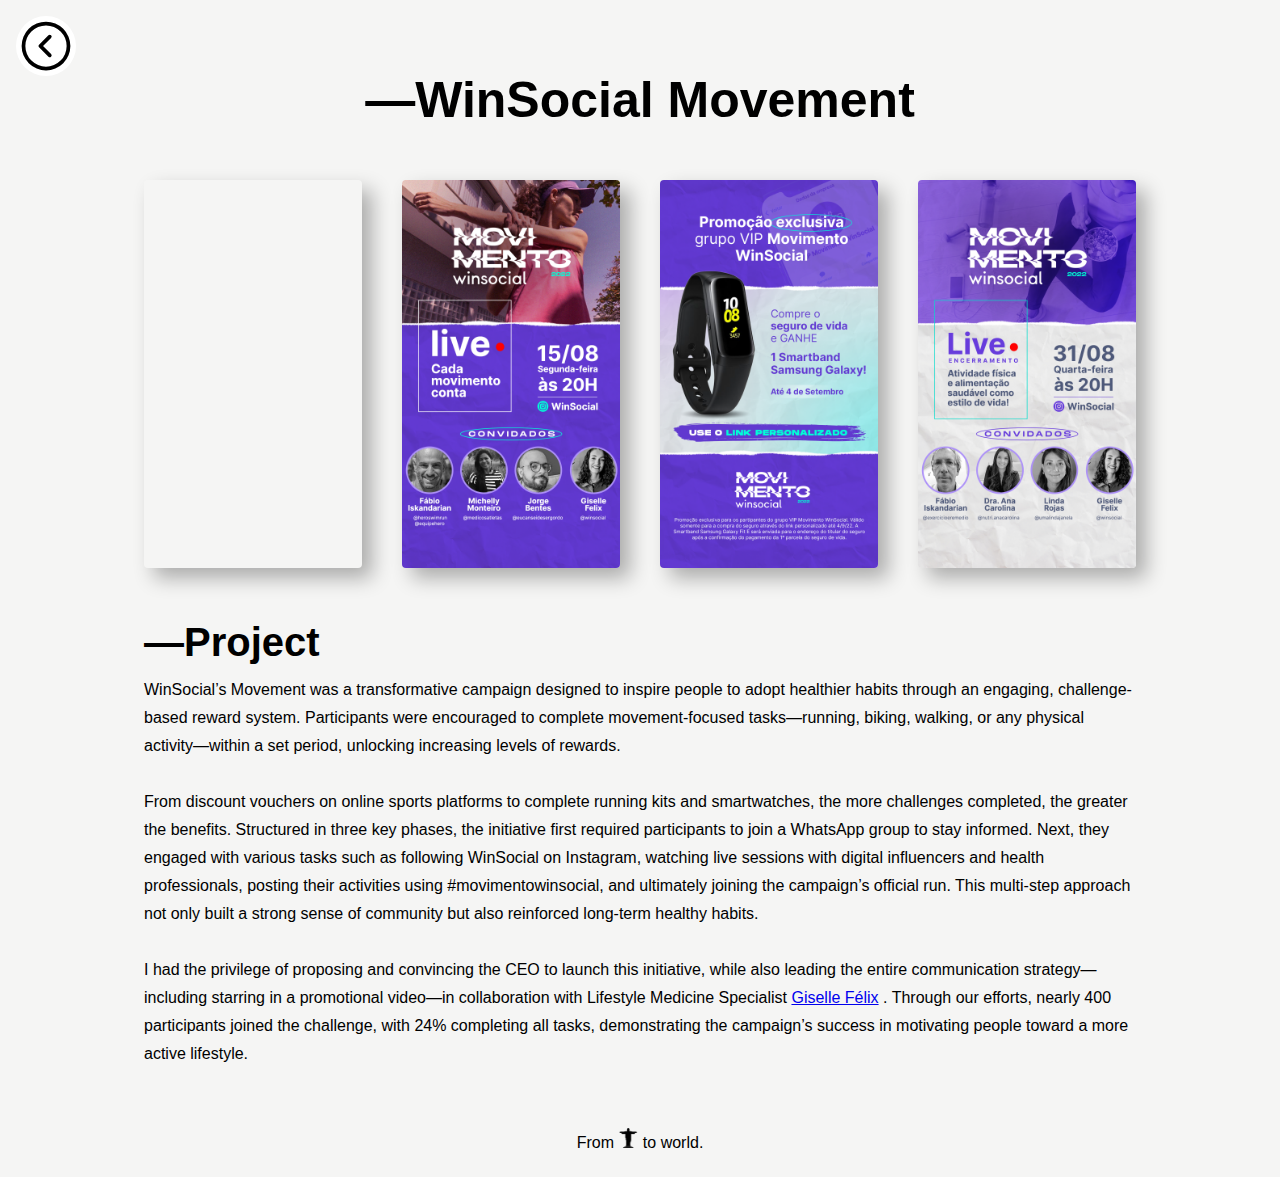
<file: src/pages/ws-movement.html>
<!DOCTYPE html>
<html lang="en">
  <head>
    <meta charset="UTF-8" />
    <meta name="viewport" content="width=device-width, initial-scale=1.0" />
    <title>Brenno Eudes Developer</title>

    <link rel="stylesheet" href="./ptw.css" />
  </head>
  <body>
    <div class="app-subpage">
      <button id="back-btn">
        <a href="../../index.html">
          <img src="../../assets/caret-circle-left.svg" alt="back icon" />
        </a>
      </button>
      <div class="subpage-title">
        <h1>—WinSocial Movement</h1>
      </div>
      <div class="subpage-carrossel">
        <iframe
          src="https://www.youtube.com/embed/diHZEfBEenA"
          title="Movimento WinSocial video"
          frameborder="0"
          allow="accelerometer; autoplay; clipboard-write; encrypted-media; gyroscope; picture-in-picture"
          allowfullscreen
        >
        </iframe>
        <img
          src="../../assets/images/movimento-ws-2.png"
          alt="WinSocial Movement 2"
        />
        <img
          src="../../assets/images/movimento-ws-3.png"
          alt="WinSocial Movement 3"
        />
        <img
          src="../../assets/images/movimento-ws-4.png"
          alt="WinSocial Movement 4"
        />
      </div>
      <div class="subpage-content">
        <h2>—Project</h2>
        <p>
          WinSocial’s Movement was a transformative campaign designed to inspire
          people to adopt healthier habits through an engaging, challenge-based
          reward system. Participants were encouraged to complete
          movement-focused tasks—running, biking, walking, or any physical
          activity—within a set period, unlocking increasing levels of rewards.
          <br /><br />
          From discount vouchers on online sports platforms to complete running
          kits and smartwatches, the more challenges completed, the greater the
          benefits. Structured in three key phases, the initiative first
          required participants to join a WhatsApp group to stay informed. Next,
          they engaged with various tasks such as following WinSocial on
          Instagram, watching live sessions with digital influencers and health
          professionals, posting their activities using #movimentowinsocial, and
          ultimately joining the campaign’s official run. This multi-step
          approach not only built a strong sense of community but also
          reinforced long-term healthy habits.
          <br /><br />
          I had the privilege of proposing and convincing the CEO to launch this
          initiative, while also leading the entire communication
          strategy—including starring in a promotional video—in collaboration
          with Lifestyle Medicine Specialist
          <a href="https://www.linkedin.com/in/gisellefelix/" target="_blank">
            Giselle Félix</a
          >
          . Through our efforts, nearly 400 participants joined the challenge,
          with 24% completing all tasks, demonstrating the campaign’s success in
          motivating people toward a more active lifestyle.
        </p>
      </div>
      <footer>
        From
        <img
          src="../../assets/christ-redeemer-icon-light-mode.png"
          alt="christ-redeemer-icon"
        />
        to world.
      </footer>
    </div>
  </body>
</html>
</file>
<file: src/pages/ptw.css>
* {
  margin: 0;
  padding: 0;
  box-sizing: border-box;

  -webkit-font-smoothing: antialiased;
  -moz-osx-font-smoothing: grayscale;
}

:root {
  font-size: 62.5%;
}

body {
  font-size: 1.6rem;
  font-family: "Inter", sans-serif;
  line-height: 2.8rem;
  background-color: #f5f5f4;
}

/* APP */
.app-subpage {
  padding: 8rem 2rem 2rem 2rem;
  display: flex;
  flex-direction: column;
  gap: 4rem;
}

#back-btn,
.subpage-title,
.subpage-content {
  animation: appear-2 2s;
}

#back-btn {
  text-decoration: none;
  border: none;
  border-radius: 50%; /* Define o raio do círculo */
  overflow: hidden; /* Garante que o conteúdo dentro do botão não ultrapasse o círculo */

  background-color: white;
  color: #4a5568;

  transition: background-color 0.5s ease, color 0.5s ease;

  position: fixed;
  top: 1.6rem;
  left: 1.6rem;

  min-width: 6rem;
  min-height: 6rem;

  cursor: pointer;

  img {
    width: 100%; /* Ajuste a largura da imagem para ocupar todo o espaço disponível dentro do botão */
    height: auto; /* Mantém a proporção da imagem */
    display: block; /* Impede que a imagem tenha margens brancas em torno dela */
  }
}

#back-btn:hover {
  background-color: #73eb5e;
}

.subpage-title {
  display: flex;
  flex-direction: column;
  gap: 2rem;

  h1 {
    font-size: 3rem;
    font-weight: 700;
    line-height: 4rem;
  }
}

#medico-campaign-title {
  font-size: 2rem;
}

.subpage-carrossel {
  display: grid;
  place-items: center;
  gap: 4rem;

  img {
    max-width: 100%;
    height: auto;

    margin: 0 auto;
    border-radius: 0.4rem;
    box-shadow: 1rem 1rem 2rem rgba(0, 0, 0, 0.3);
  }
}

.subpage-carrossel iframe {
  width: 100%;
  height: auto;
  aspect-ratio: 9 / 16; /* Mantém a proporção vertical */
  border-radius: 0.4rem;
  box-shadow: 1rem 1rem 2rem rgba(0, 0, 0, 0.3);
}

.video-container {
  display: flex;
  justify-content: center;
  align-items: center;
  width: 100%;
  max-width: 700px; /* Limits video width on big screens */
  margin: 0 auto; /* Centers the video */
  aspect-ratio: 16 / 9; /* Keeps correct aspect ratio */
}

.video-container iframe {
  width: 100%;
  height: 100%;

  border-radius: 0.4rem;
  box-shadow: 1rem 1rem 2rem rgba(0, 0, 0, 0.3);
}

.subpage-content {
  display: flex;
  flex-direction: column;
  gap: 2rem;
}

.subpage-content h2 {
  font-size: 2.8rem;
}

.subpage-content-title {
  display: flex;
  flex-direction: column;
  gap: 1.2rem;
}

.external-site {
  display: flex;
  gap: 0.6rem;

  img {
    max-width: 20%;
    max-height: auto;
  }

  a {
    text-decoration: none;
    font-weight: 600;
    font-size: 1.4rem;
    color: black;
  }
}

.subpage-content-img {
  display: flex;
  flex-direction: column;
  gap: 2rem;

  align-items: center;
  justify-content: center;
  text-align: center;

  margin: 0 auto;
}

.subpage-carrossel-link {
  align-items: center;
  padding: 1.4rem 0;
}

.subpage-carrossel-link img {
  margin: 0;
  border-radius: none;
  box-shadow: none;
}

#text-img {
  max-width: 80%;
  aspect-ratio: 1;
  margin: 0 auto;

  object-fit: cover;
  border-radius: 50%;

  animation: appear 3s;
}

span {
  font-size: 1.4rem;
  font-style: italic;
}

/* FOOTER */
footer {
  text-align: center;

  img {
    width: 2rem;
  }
}

@media (min-width: 768px) {
  .app-subpage {
    place-items: center;
    gap: 6rem;
  }

  .subpage-title h1 {
    font-size: 5rem;
  }

  #medico-campaign-title {
    font-size: 5rem;
  }

  .subpage-carrossel {
    grid-template-columns: repeat(2, 1fr);
    max-width: 80%;
    margin: 0 auto;

    animation: appear 3s;
  }

  .subpage-content {
    max-width: 80%;

    h2 {
      font-size: 4rem;
    }

    .external-site {
      gap: 1rem;

      img {
        max-width: 20%;
        max-height: auto;
      }
    }
  }

  @media (min-width: 1024px) {
    .subpage-carrossel {
      grid-template-columns: repeat(4, 1fr);
    }

    #text-img {
      max-width: 60%;
    }
  }

  /* ANIMATIONS */
  @keyframes appear {
    0% {
      opacity: 0;
      transform: scale(0.9);
    }

    50% {
      transform: scale(1.1);
    }
  }

  @keyframes appear-2 {
    0% {
      opacity: 0;
    }

    100% {
    }
  }
}
</file>
